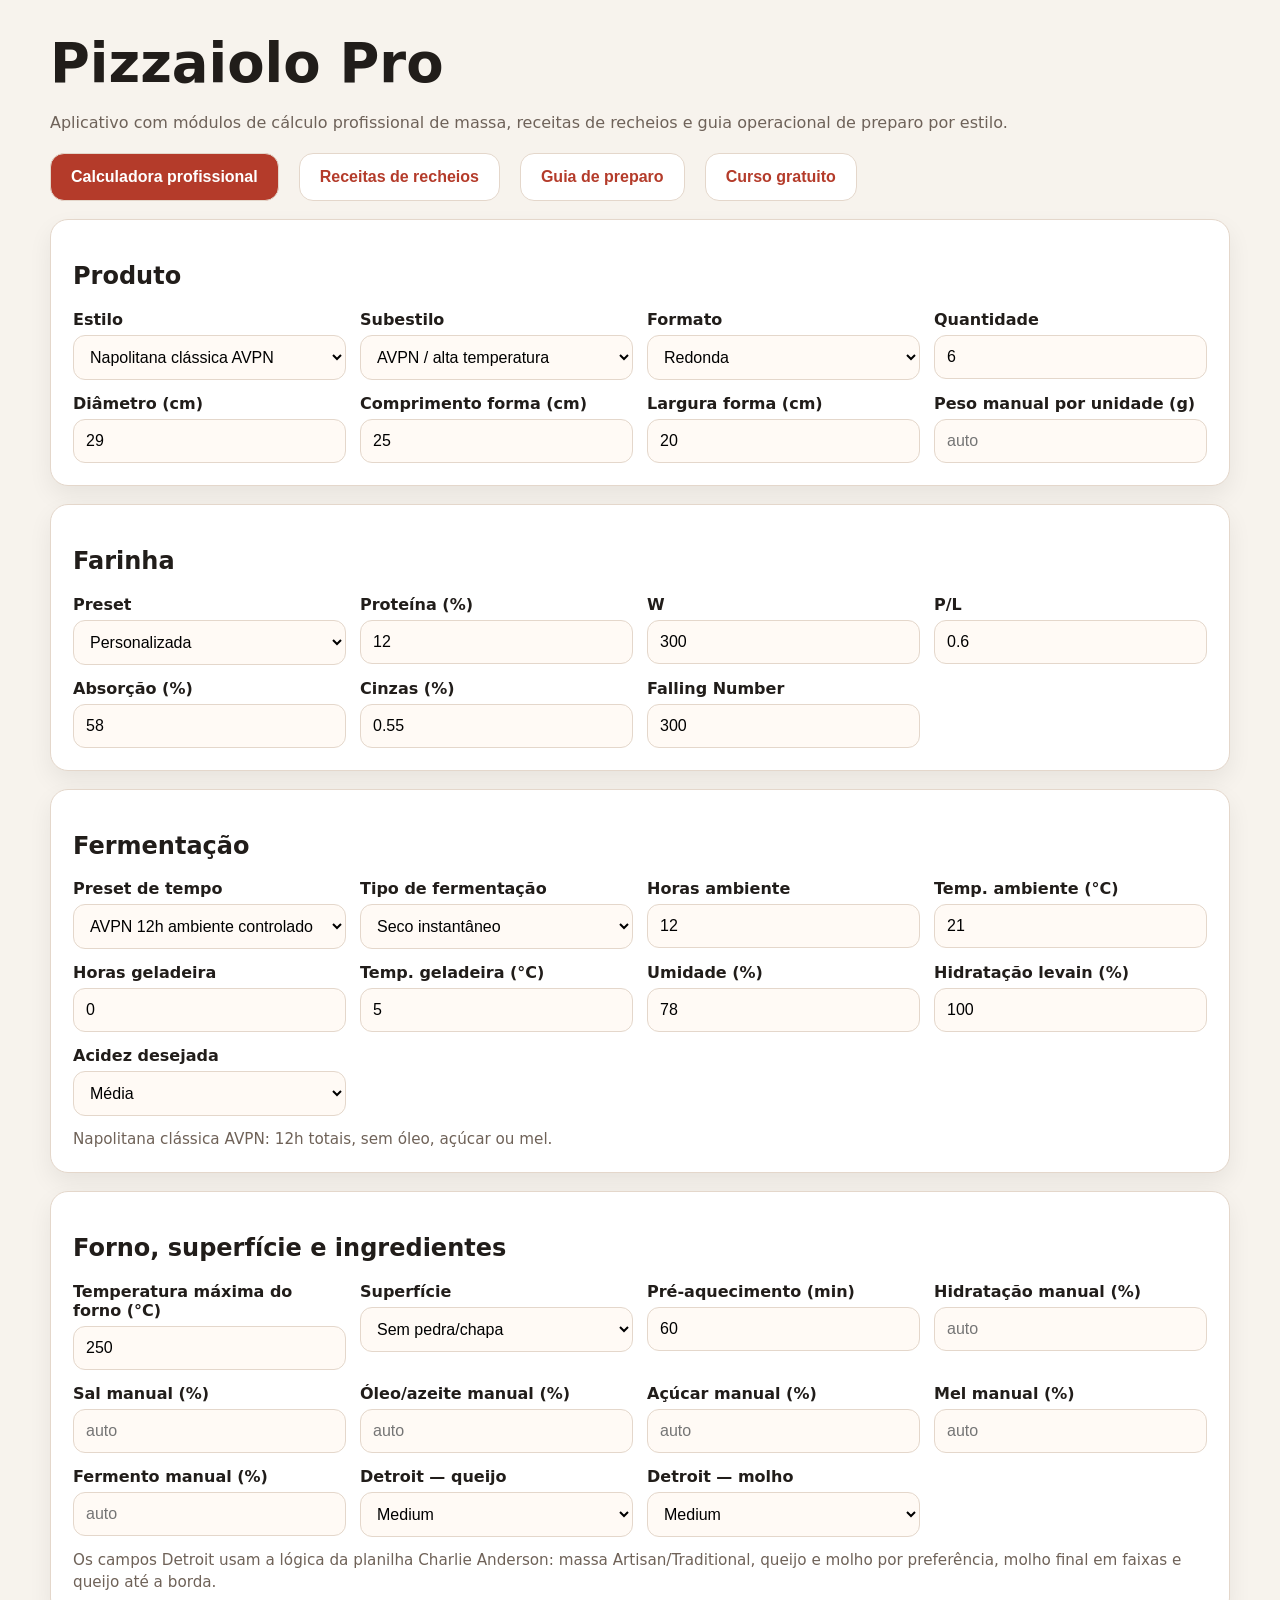
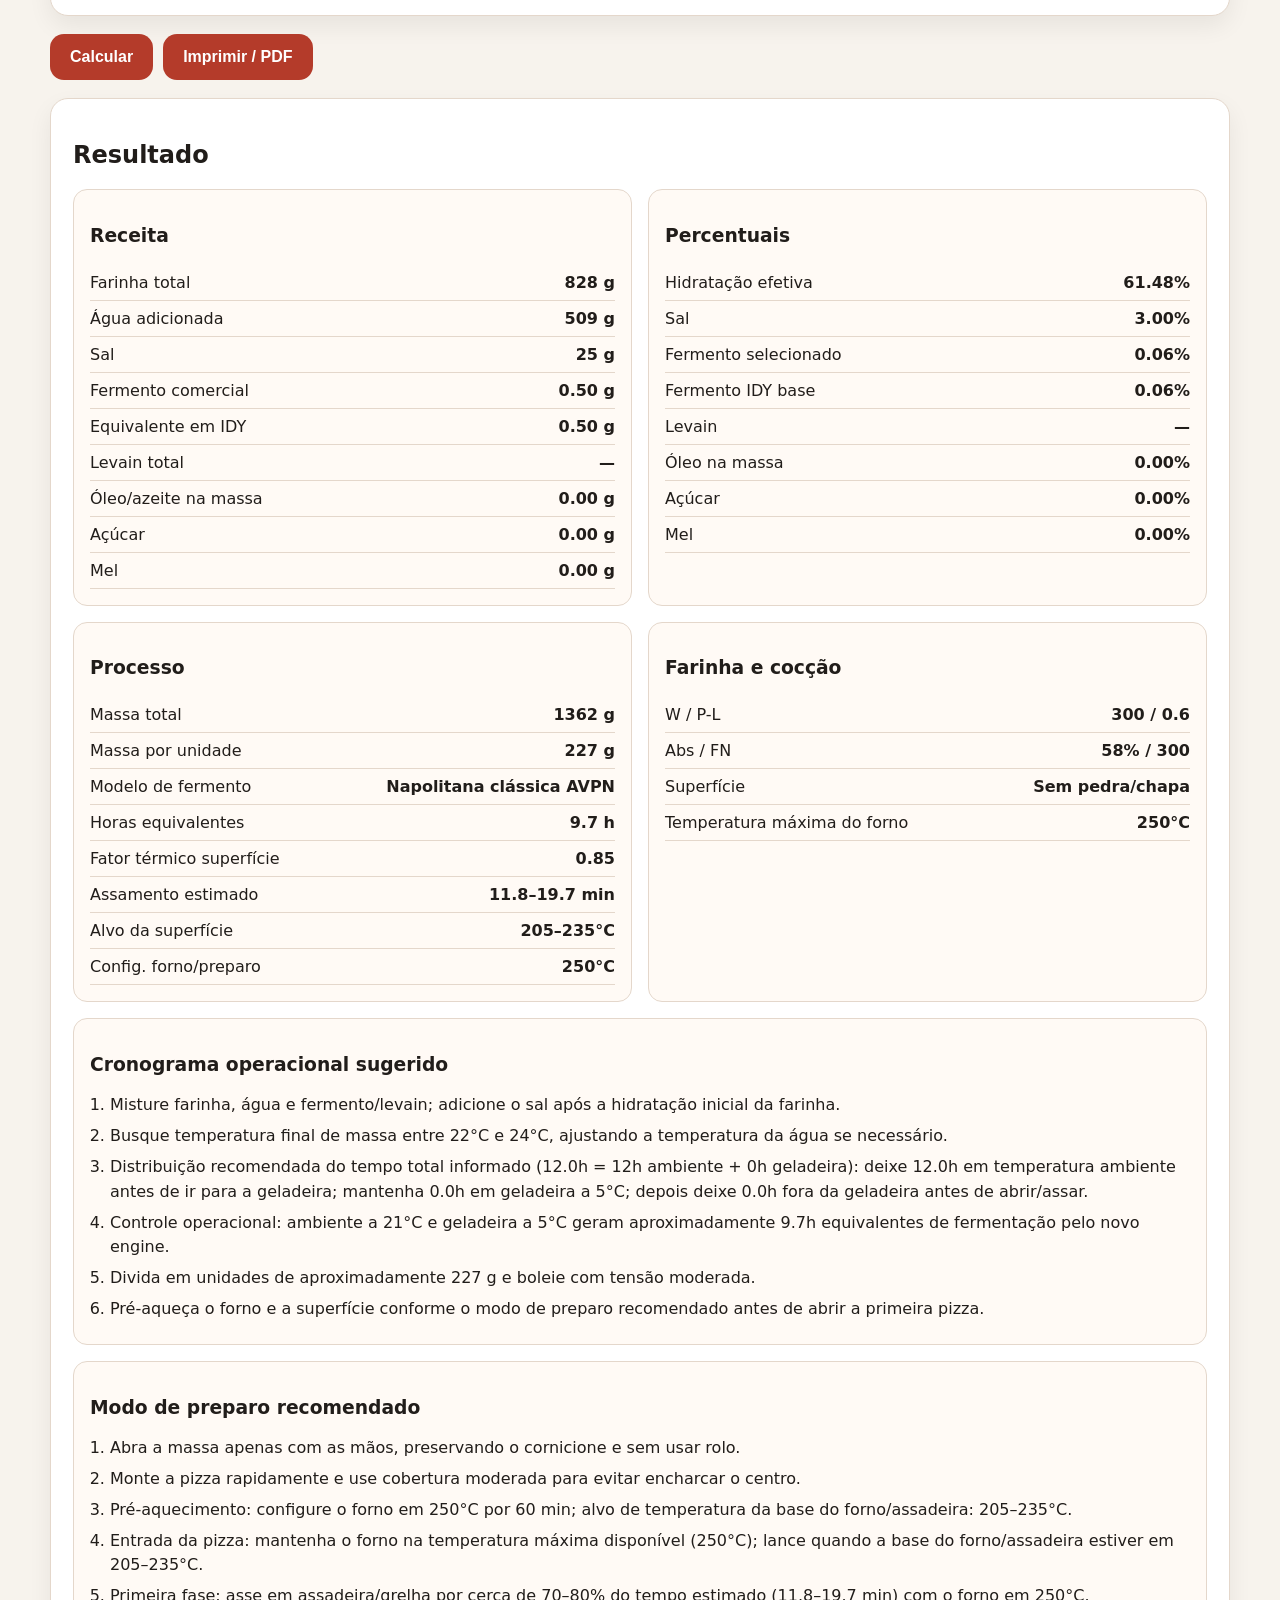
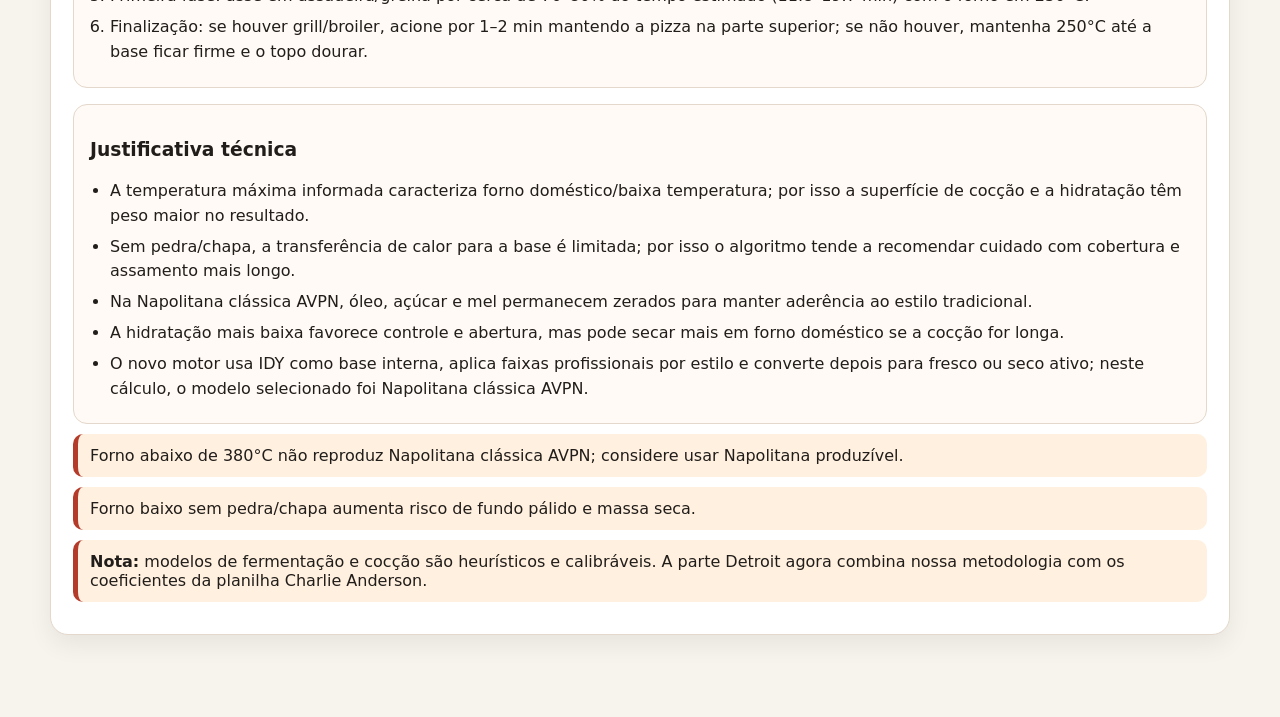
<file: index.html>
<!doctype html><html lang="pt-BR"><head><meta charset="utf-8"><meta name="viewport" content="width=device-width,initial-scale=1"><title>Pizzaiolo Pro</title><link rel="stylesheet" href="./styles.css"></head><body><main class="container"><header><h1>Pizzaiolo Pro</h1><p>Aplicativo com módulos de cálculo profissional de massa, receitas de recheios e guia operacional de preparo por estilo.</p><nav class="menu"><button class="tab active" data-module="calcModule">Calculadora profissional</button><button class="tab" data-module="toppingsModule">Receitas de recheios</button><button class="tab" data-module="guideModule">Guia de preparo</button><button class="tab" data-module="courseModule">Curso gratuito</button></nav></header><section id="calcModule" class="module active"><section class="card"><h2>Produto</h2><div class="grid"><label>Estilo<select id="style"></select></label><label>Subestilo<select id="substyle"></select></label><label>Formato<select id="shape"><option value="round">Redonda</option><option value="pan">Forma/assadeira</option></select></label><label>Quantidade<input id="qty" type="number" value="6" min="1"></label><label>Diâmetro (cm)<input id="diameter" type="number" value="29" step="0.5"></label><label>Comprimento forma (cm)<input id="length" type="number" value="25" step="0.5"></label><label>Largura forma (cm)<input id="width" type="number" value="20" step="0.5"></label><label>Peso manual por unidade (g)<input id="massOverride" type="number" placeholder="auto" step="1"></label></div></section><section class="card"><h2>Farinha</h2><div class="grid"><label>Preset<select id="flourPreset"></select></label><label>Proteína (%)<input id="protein" type="number" value="12" step="0.1"></label><label>W<input id="w" type="number" value="300" step="5"></label><label>P/L<input id="pl" type="number" value="0.6" step="0.05"></label><label>Absorção (%)<input id="abs" type="number" value="58" step="0.5"></label><label>Cinzas (%)<input id="ash" type="number" value="0.55" step="0.01"></label><label>Falling Number<input id="fn" type="number" value="300" step="5"></label></div></section><section class="card"><h2>Fermentação</h2><div class="grid"><label>Preset de tempo<select id="fermPreset"></select></label><label>Tipo de fermentação<select id="yeastType"><option value="instant">Seco instantâneo</option><option value="activeDry">Seco ativo</option><option value="fresh">Fresco</option><option value="levain">Fermento natural / levain</option></select></label><label>Horas ambiente<input id="roomHours" type="number" value="5" step="0.5"></label><label>Temp. ambiente (°C)<input id="roomTemp" type="number" value="24" step="0.5"></label><label>Horas geladeira<input id="coldHours" type="number" value="19" step="0.5"></label><label>Temp. geladeira (°C)<input id="coldTemp" type="number" value="5" step="0.5"></label><label>Umidade (%)<input id="humidity" type="number" value="78" step="1"></label><label>Hidratação levain (%)<input id="levainHyd" type="number" value="100" step="5"></label><label>Acidez desejada<select id="acid"><option value="low">Baixa</option><option value="medium" selected>Média</option><option value="high">Alta</option></select></label></div><p class="hint" id="fermHint">Escolha um preset para preencher as horas conforme a tabela metodológica do estilo, ou ajuste manualmente.</p></section><section class="card"><h2>Forno, superfície e ingredientes</h2><div class="grid"><label>Temperatura máxima do forno (°C)<input id="oven" type="number" value="250" step="5"></label><label>Superfície<select id="surface"><option value="none">Sem pedra/chapa</option><option value="tray">Assadeira comum</option><option value="stone">Pedra refratária</option><option value="steel">Chapa de aço</option><option value="detroitPan">Forma Detroit/pan</option></select></label><label>Pré-aquecimento (min)<input id="preheat" type="number" value="60" step="5"></label><label>Hidratação manual (%)<input id="hydOverride" type="number" placeholder="auto" step="0.5"></label><label>Sal manual (%)<input id="saltOverride" type="number" placeholder="auto" step="0.1"></label><label>Óleo/azeite manual (%)<input id="oilOverride" type="number" placeholder="auto" step="0.1"></label><label>Açúcar manual (%)<input id="sugarOverride" type="number" placeholder="auto" step="0.1"></label><label>Mel manual (%)<input id="honeyOverride" type="number" placeholder="auto" step="0.1"></label><label>Fermento manual (%)<input id="yeastOverride" type="number" placeholder="auto" step="0.001"></label><label>Detroit — queijo<select id="detroitCheese"><option value="low">Low</option><option value="medium" selected>Medium</option><option value="high">High</option><option value="takeItCheesy">Take It Cheesy</option></select></label><label>Detroit — molho<select id="detroitSauce"><option value="low">Low</option><option value="medium" selected>Medium</option><option value="high">High</option><option value="danger">Danger</option></select></label></div><p class="hint">Os campos Detroit usam a lógica da planilha Charlie Anderson: massa Artisan/Traditional, queijo e molho por preferência, molho final em faixas e queijo até a borda.</p></section><section class="actions"><button id="calc">Calcular</button><button onclick="window.print()">Imprimir / PDF</button></section><section class="card"><h2>Resultado</h2><div id="result"></div></section></section><section id="toppingsModule" class="module"><section class="card"><h2>Receitas de recheios</h2><p>Escolha o estilo, o sabor e o tamanho da pizza para receber a quantidade recomendada dos ingredientes e o guia técnico do recheio.</p><div class="grid"><label>Estilo da pizza<select id="topStyle"></select></label><label>Sabor<select id="topFlavor"></select></label><label>Formato<select id="topShape"><option value="round">Redonda</option><option value="rect">Retangular / forma</option></select></label><label>Quantidade<input id="topQty" type="number" value="1" min="1" step="1"></label><label>Diâmetro (cm)<input id="topDiameter" type="number" value="29" step="0.5"></label><label>Comprimento (cm)<input id="topLength" type="number" value="25" step="0.5"></label><label>Largura (cm)<input id="topWidth" type="number" value="20" step="0.5"></label></div></section><section class="actions"><button id="calcTopping">Calcular recheio</button><button onclick="window.print()">Imprimir / PDF</button></section><section class="card"><h2>Resultado do recheio</h2><div id="toppingResult"></div></section></section><section id="guideModule" class="module"><section class="card"><h2>Guia de preparo de massa</h2><p>Escolha o estilo e o subestilo para aprender o processo operacional completo da massa: mistura, sova, dobras, fermentação, boleamento, abertura e ponto ideal antes do forno.</p><div class="grid"><label>Estilo da massa<select id="guideStyle"></select></label><label>Subestilo<select id="guideSubstyle"></select></label></div></section><section class="card"><h2>Passo a passo do estilo</h2><div id="guideResult"></div></section></section><section id="courseModule" class="module"><section class="card"><h2>Curso gratuito — Formação Definitiva de Pizza Artesanal</h2><p>Trilha completa baseada na planilha anexada e organizada em formato de curso. O módulo preserva todo o conteúdo da planilha: currículo, vídeos, links, bibliografia, checklists, receitas base, plano de 32 semanas, dashboard, como usar e experimentos.</p><div class="grid"><label>Visualização<select id="courseView"><option value="course">Curso organizado por fases</option><option value="sheet">Ver planilha completa por aba</option></select></label><label>Aba da planilha<select id="courseSheet"></select></label><label>Buscar no curso/planilha<input id="courseSearch" type="search" placeholder="Ex.: poolish, Detroit, forno 250°C"></label></div></section><section class="card"><h2>Conteúdo do curso</h2><div id="courseResult"></div></section></section></main><script type="module" src="./src/main.js"></script></body></html>
</file>
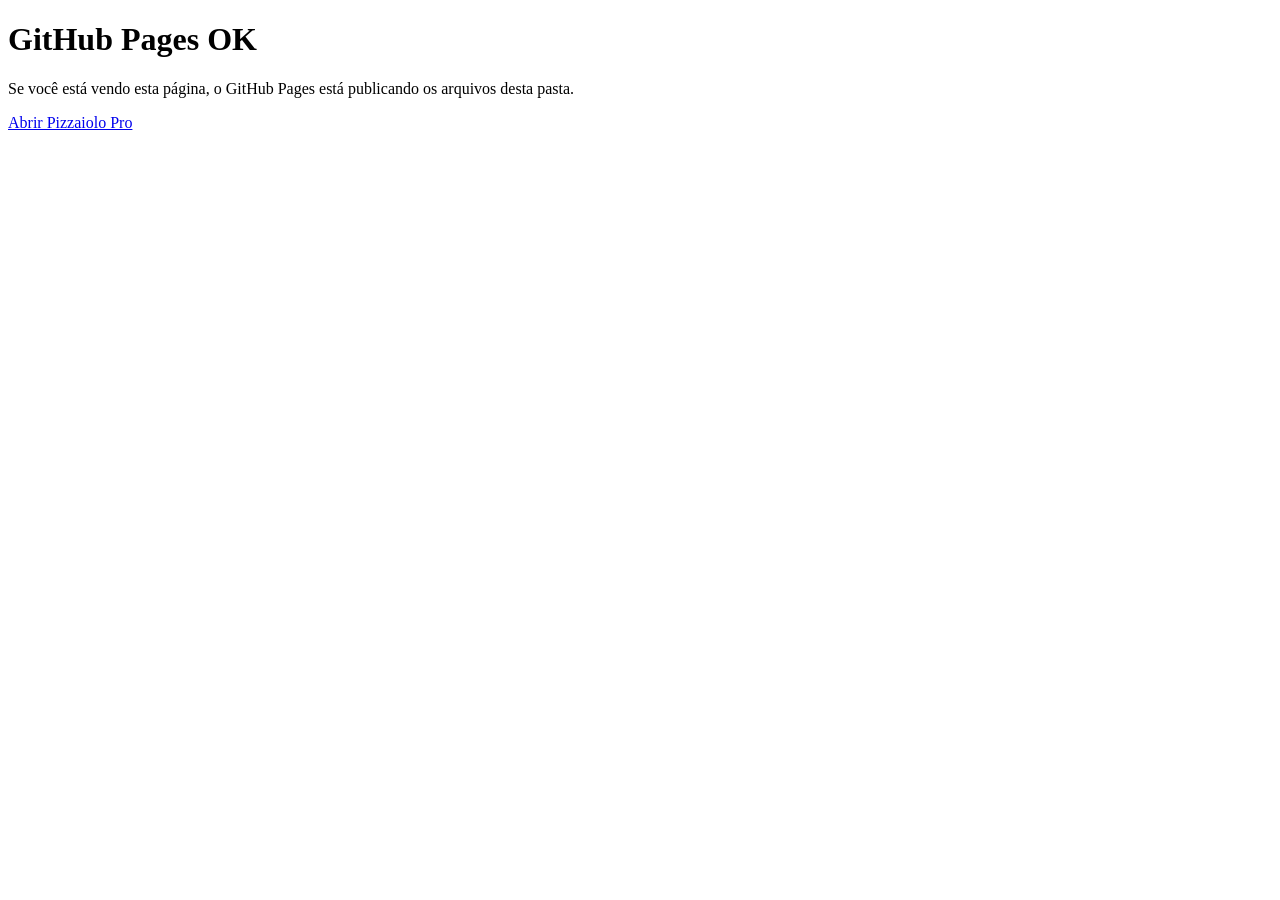
<file: gh-pages-check.html>
<!doctype html><html lang="pt-BR"><meta charset="utf-8"><title>GitHub Pages OK</title><body><h1>GitHub Pages OK</h1><p>Se você está vendo esta página, o GitHub Pages está publicando os arquivos desta pasta.</p><p><a href="./index.html">Abrir Pizzaiolo Pro</a></p></body></html>
</file>
<file: styles.css>
:root{--bg:#f7f3ed;--card:#fff;--text:#211d1a;--muted:#6e6259;--accent:#b43b2a;--border:#e4d7cb}*{box-sizing:border-box}body{margin:0;font-family:system-ui,-apple-system,Segoe UI,sans-serif;background:var(--bg);color:var(--text)}.container{width:min(1180px,94vw);margin:auto;padding:32px 0 64px}h1{font-size:clamp(2rem,5vw,3.4rem);margin:0 0 8px}p{color:var(--muted);line-height:1.5}.card{background:var(--card);border:1px solid var(--border);border-radius:18px;padding:22px;margin:18px 0;box-shadow:0 10px 24px #0001}.grid{display:grid;grid-template-columns:repeat(4,minmax(170px,1fr));gap:14px}label{display:flex;flex-direction:column;font-weight:700;gap:6px}input,select{padding:12px;border:1px solid var(--border);border-radius:12px;background:#fffaf5;font-size:1rem}button{border:0;border-radius:14px;padding:14px 20px;background:var(--accent);color:white;font-weight:800;font-size:1rem;margin-right:10px;cursor:pointer}.result-grid{display:grid;grid-template-columns:repeat(2,minmax(260px,1fr));gap:16px}.box{background:#fffaf5;border:1px solid var(--border);border-radius:14px;padding:16px}table{width:100%;border-collapse:collapse}td{padding:8px 0;border-bottom:1px solid var(--border)}td:last-child{text-align:right;font-weight:800}.warn{background:#fff0df;border-left:5px solid var(--accent);padding:12px;border-radius:10px;margin:10px 0}.ok{background:#edf8ed;border-left:5px solid #448b44;padding:12px;border-radius:10px;margin:10px 0}@media(max-width:900px){.grid,.result-grid{grid-template-columns:1fr}}
.hint{margin:12px 0 0;color:#6f6258;font-size:.95rem;line-height:1.45}
.box.wide{grid-column:1 / -1;margin-top:16px}
.box ol,.box ul{margin:0;padding-left:1.25rem;line-height:1.55}
.box li{margin:6px 0}
@media(max-width:900px){.box.wide{grid-column:auto}}
.menu{display:flex;gap:10px;flex-wrap:wrap;margin-top:18px}.tab{background:#fff;color:var(--accent);border:1px solid var(--border)}.tab.active{background:var(--accent);color:#fff}.module{display:none}.module.active{display:block}.box p{margin:0;color:var(--muted);line-height:1.6}.actions{margin:18px 0}
.table-wrap{overflow:auto;max-width:100%;border:1px solid var(--border);border-radius:12px;background:#fff}
.table-wrap table{min-width:980px;font-size:.92rem}
.table-wrap th{position:sticky;top:0;background:#fff0df;text-align:left;padding:10px;border-bottom:1px solid var(--border);z-index:1}
.table-wrap td{vertical-align:top;padding:10px;border-bottom:1px solid var(--border);text-align:left!important;font-weight:400!important}
details.box summary{cursor:pointer;list-style:none;margin-bottom:12px;color:var(--accent)}
#courseResult a{color:var(--accent);font-weight:700}
</file>
